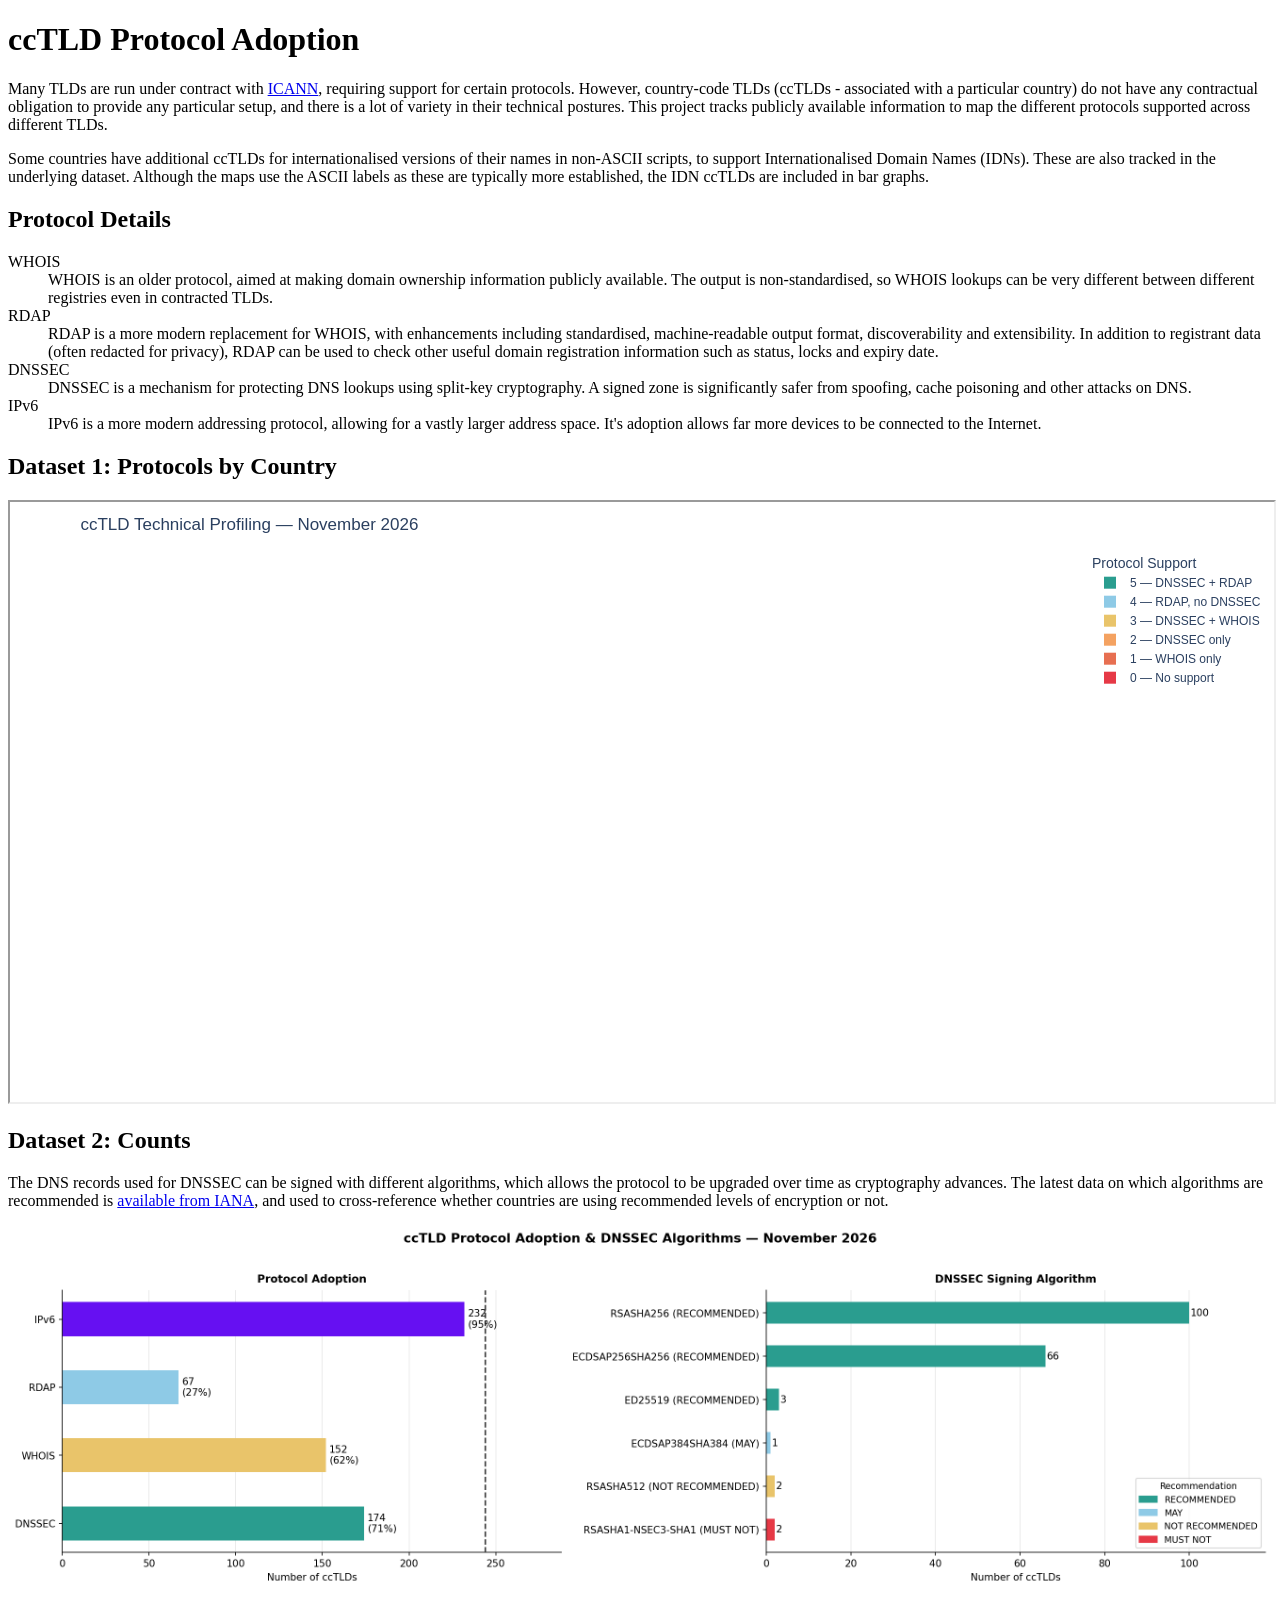
<file: output/index.html>
<!DOCTYPE html>
<html>
  <body>
    <h1>ccTLD Protocol Adoption</h1>
    <p>Many TLDs are run under contract with <a href="https://www.icann.org/">ICANN</a>, requiring support for certain protocols. However, country-code TLDs (ccTLDs - associated with a particular country) do not have any contractual obligation to provide any particular setup, and there is a lot of variety in their technical postures. This project tracks publicly available information to map the different protocols supported across different TLDs.</p>
    <p>Some countries have additional ccTLDs for internationalised versions of their names in non-ASCII scripts, to support Internationalised Domain Names (IDNs). These are also tracked in the underlying dataset. Although the maps use the ASCII labels as these are typically more established, the IDN ccTLDs are included in bar graphs.</p>
    <h2>Protocol Details</h2>
    <dl>
      <dt>WHOIS</dt>
      <dd>WHOIS is an older protocol, aimed at making domain ownership information publicly available. The output is non-standardised, so WHOIS lookups can be very different between different registries even in contracted TLDs.</dd>
      <dt>RDAP</dt>
      <dd>RDAP is a more modern replacement for WHOIS, with enhancements including standardised, machine-readable output format, discoverability and extensibility. In addition to registrant data (often redacted for privacy), RDAP can be used to check other useful domain registration information such as status, locks and expiry date.</dd>
      <dt>DNSSEC</dt>
      <dd>DNSSEC is a mechanism for protecting DNS lookups using split-key cryptography. A signed zone is significantly safer from spoofing, cache poisoning and other attacks on DNS.</dd>
      <dt>IPv6</dt>
      <dd>IPv6 is a more modern addressing protocol, allowing for a vastly larger address space. It's adoption allows far more devices to be connected to the Internet.</dd>
    </dl>
    <h2>Dataset 1: Protocols by Country</h2>
    <iframe src="./profile_interactive.html" title="Interactive graph of protocol adoption among ccTLDs" width="100%" height="600em"></iframe>
    <h2>Dataset 2: Counts</h2>
    <p>The DNS records used for DNSSEC can be signed with different algorithms, which allows the protocol to be upgraded over time as cryptography advances. The latest data on which algorithms are recommended is <a href="https://www.iana.org/assignments/dns-sec-alg-numbers">available from IANA</a>, and used to cross-reference whether countries are using recommended levels of encryption or not.</p>
    <img src="./protocol_counts.png" title="Bar graphs of protocol adoption numbers" width="100%">
  </body>
</html>
</file>
